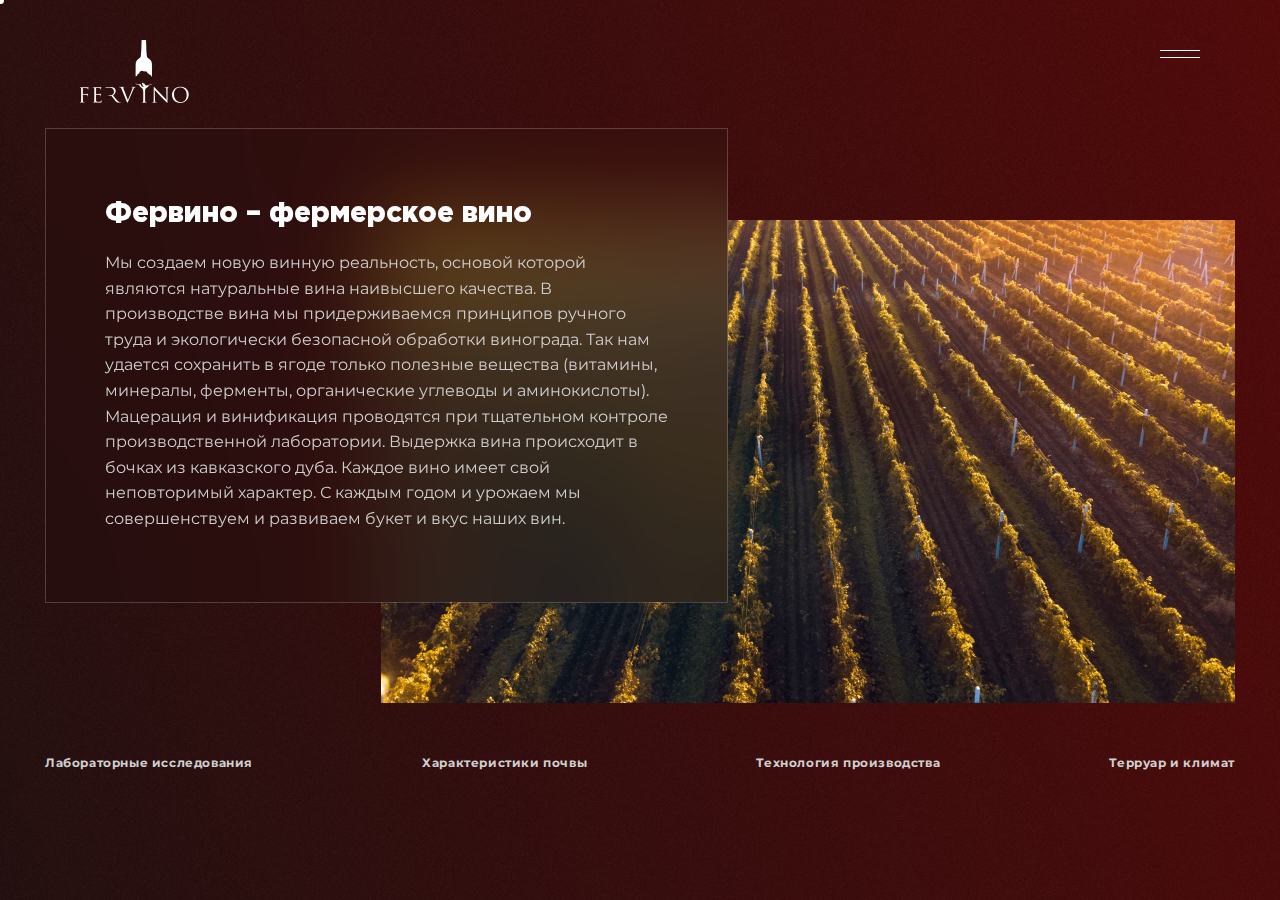
<file: about.html>
<!DOCTYPE html>
<html data-wf-page="page">
  <head>
    <meta charset="utf-8" />
    <title>Партнерам</title>
    <meta content="width=device-width, initial-scale=1" name="viewport" />
    <link href="assets/site/css/normalize.css" rel="stylesheet" type="text/css"/>
    <link href="assets/site/css/components.css" rel="stylesheet" type="text/css"/>
    <link href="assets/site/css/fervino.css" rel="stylesheet" type="text/css" />
    <link rel="preconnect" href="https://fonts.gstatic.com" />
    <link href="https://fonts.googleapis.com/css2?family=Montserrat:wght@100;200;300;400;500;600;700;800;900&display=swap" rel="stylesheet"/>
  </head>
  <body class="cursor-animation">

    <header>
      <div data-collapse="all" data-animation="over-right" data-duration="800" role="banner" data-doc-height="1" class="navbar w-nav">
        <a href="#" class="brand w-nav-brand"><img src="assets/site/images/logo-1.png" width="110" alt=""></a>
        <nav role="navigation" class="nav-menu w-nav-menu">
          <div class="nav-links-wrapper">
            <div class="div-block-3">
              <a href="[~5~]" target="_blank" class="nav-link w-nav-link">Коллекция вин</a>
              <a href="[~7~]" class="nav-link w-nav-link">О бренде</a>
              <a href="[~6~]" class="nav-link w-nav-link">Где купить?</a>
              <a href="[~4~]" target="_blank" class="nav-link w-nav-link">Партнерам</a>
              <a href="[~8~]" class="nav-link w-nav-link">Контакты</a>
              <div class="nav-border">
                <a href="#" class="nav-link lc w-nav-link">Личный кабинет</a>
              </div>
            </div>
            <a href="http://instagram.com/fervino_rus/" target="_blank" class="soc-link w-inline-block"><img src="assets/site/images/insta.svg" loading="lazy" alt=""></a>
          </div>
        </nav>
        <div class="menu-toggle w-nav-button">
          <div class="burger-block _1"></div>
          <div class="burger-block _2"></div>
        </div>
      </div>
    </header>

    <section class="section-bg-color">
      <div class="container-1140">
        <div class="brand-info-wrapper">
          <div class="brand-info">
            <h4>Фервино – фермерское вино</h4>
            <p class="brand-p">Мы создаем новую винную реальность, основой которой являются натуральные вина наивысшего качества. В производстве вина мы придерживаемся принципов ручного труда и экологически безопасной обработки винограда. Так нам удается сохранить в ягоде только полезные вещества (витамины, минералы, ферменты, органические углеводы и аминокислоты). Мацерация и винификация проводятся при тщательном контроле производственной лаборатории. Выдержка вина происходит в бочках из кавказского дуба. Каждое вино имеет свой неповторимый характер. С каждым годом и урожаем мы совершенствуем и развиваем букет и вкус наших вин.</p>
          </div><img src="assets/site/images/green-red-vineyard-rows-sunset.png" width="854" sizes="(max-width: 991px) 95vw, 854px" srcset="assets/site/images/green-red-vineyard-rows-sunset.png 500w, assets/site/images/green-red-vineyard-rows-sunset.png 800w, assets/site/images/green-red-vineyard-rows-sunset.png 1708w" alt="" class="sunset">
        </div>
        <div class="btn-links-wrapper">
          <a href="[~3~]#wine" target="_blank" class="btn-link">Лабораторные исследования</a>
          <a href="[~3~]#grapes" target="_blank" class="btn-link">Характеристики почвы</a>
          <a href="[~3~]#grapes-2" target="_blank" class="btn-link">Технология производства</a>
          <a href="[~3~]#grapes-3" target="_blank" class="btn-link">Терруар и климат</a>
        </div>
      </div>
    </section>
  

    <!-- Кастомный курсор -->
    <div class="cursor-cirlce hide">
      <div class="custom-cursor"></div>
    </div>
    <!-- /Кастомный курсор -->

    <script src="https://code.jquery.com/jquery-3.5.1.js" integrity="sha256-QWo7LDvxbWT2tbbQ97B53yJnYU3WhH/C8ycbRAkjPDc=" crossorigin="anonymous"></script>
    <script src="assets/site/js/index.js" type="text/javascript"></script>
  </body>
</html>
</file>
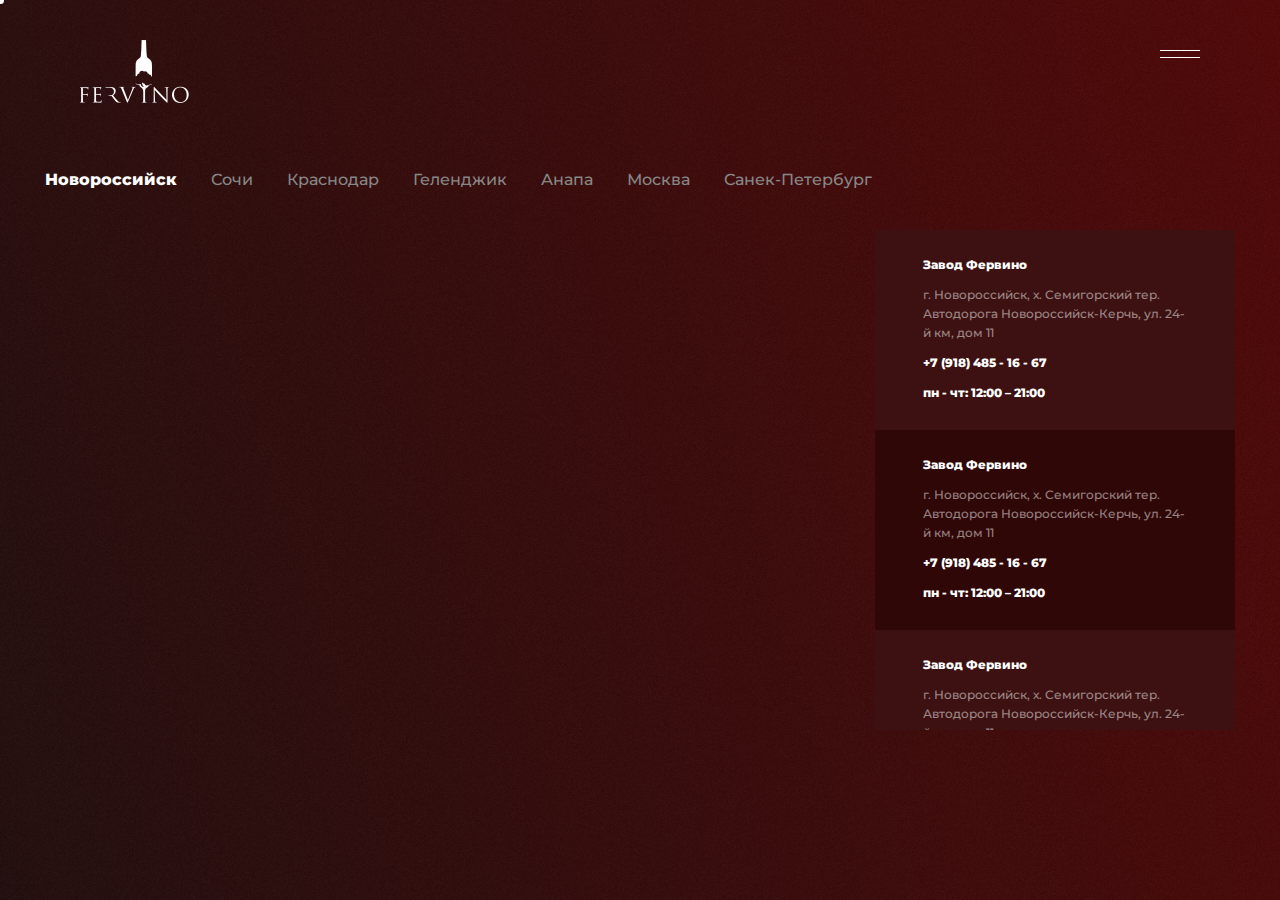
<file: gde-kupit.html>
<!DOCTYPE html>
<html data-wf-page="page">
<head>
  <meta charset="utf-8">
  <title>Где купить</title>
  <link href="assets/site/css/normalize.css" rel="stylesheet" type="text/css"/>
  <link href="assets/site/css/components.css" rel="stylesheet" type="text/css"/>
  <link href="assets/site/css/fervino.css" rel="stylesheet" type="text/css" />
  <link rel="preconnect" href="https://fonts.gstatic.com" />
  <link href="https://fonts.googleapis.com/css2?family=Montserrat:wght@100;200;300;400;500;600;700;800;900&display=swap" rel="stylesheet"/>
</head>
<body class="cursor-animation">

  <header>
    <div data-collapse="all" data-animation="over-right" data-duration="800" data-doc-height="1" data-no-scroll="1" role="banner" class="navbar w-nav">
      <a href="#" class="brand w-nav-brand"><img src="assets/site/images/logo-1.png" width="110" alt=""></a>
      <nav role="navigation" class="nav-menu w-nav-menu">
        <div class="nav-links-wrapper">
          <div class="links-wrapper">
            <a href="[~5~]" target="_blank" class="nav-link w-nav-link">Коллекция вин</a>
            <a href="[~7~]" class="nav-link w-nav-link">О бренде</a>
            <a href="[~6~]" class="nav-link w-nav-link">Где купить?</a>
            <a href="[~4~]" target="_blank" class="nav-link w-nav-link">Партнерам</a>
            <a href="[~8~]" class="nav-link w-nav-link">Контакты</a>
            <div class="nav-border">
              <a href="#" class="nav-link lc w-nav-link">Личный кабинет</a>
            </div>
          </div>
          <a href="http://instagram.com/fervino_rus/" target="_blank" class="soc-link w-inline-block"><img src="assets/site/images/insta.svg" alt=""></a>
        </div>
      </nav>
      <div class="menu-toggle w-nav-button">
        <div class="burger-block _1"></div>
        <div class="burger-block _2"></div>
      </div>
    </div>
  </header>

  <section class="section-bg-color">
    <div class="container-1140">
      <div class="city-tabs">
        <a href="gde-kupit.html" aria-current="page" class="city w--current">Новороссийск</a>
        <a href="#" class="city">Сочи</a>
        <a href="#" class="city">Краснодар</a>
        <a href="#" class="city">Геленджик</a>
        <a href="#" class="city">Анапа</a>
        <a href="#" class="city">Москва</a>
        <a href="#" class="city">Санек-Петербург</a>
      </div>
      <div class="map-wrapper">
        
        <div class="map">
          <script type="text/javascript" charset="utf-8" async src="https://api-maps.yandex.ru/services/constructor/1.0/js/?um=constructor%3A66417eadf0d3e7564c17c725db9d5534262977b95f95ccbbcd09383cf774187b&amp;width=auto&amp;height=100%&amp;lang=ru_RU&amp;scroll=true"></script>
        </div>

        <div class="adress-wrapper">
          <div class="adress">
            <div class="adress-label">Завод Фервино</div>
            <p class="adress-p">г. Новороссийск, х. Семигорский тер. Автодорога Новороссийск-Керчь, ул. 24-й км, дом 11</p>
            <div class="adress-label">+7 (918) 485 - 16 - 67</div>
            <div class="adress-label">пн - чт: 12:00 – 21:00</div>
          </div>
          <div class="adress bg-color">
            <div class="adress-label">Завод Фервино</div>
            <p class="adress-p">г. Новороссийск, х. Семигорский тер. Автодорога Новороссийск-Керчь, ул. 24-й км, дом 11</p>
            <div class="adress-label">+7 (918) 485 - 16 - 67</div>
            <div class="adress-label">пн - чт: 12:00 – 21:00</div>
          </div>
          <div class="adress">
            <div class="adress-label">Завод Фервино</div>
            <p class="adress-p">г. Новороссийск, х. Семигорский тер. Автодорога Новороссийск-Керчь, ул. 24-й км, дом 11</p>
            <div class="adress-label">+7 (918) 485 - 16 - 67</div>
            <div class="adress-label">пн - чт: 12:00 – 21:00</div>
          </div>
          <div class="adress bg-color">
            <div class="adress-label">Завод Фервино</div>
            <p class="adress-p">г. Новороссийск, х. Семигорский тер. Автодорога Новороссийск-Керчь, ул. 24-й км, дом 11</p>
            <div class="adress-label">+7 (918) 485 - 16 - 67</div>
            <div class="adress-label">пн - чт: 12:00 – 21:00</div>
          </div>
          <div class="adress">
            <div class="adress-label">Завод Фервино</div>
            <p class="adress-p">г. Новороссийск, х. Семигорский тер. Автодорога Новороссийск-Керчь, ул. 24-й км, дом 11</p>
            <div class="adress-label">+7 (918) 485 - 16 - 67</div>
            <div class="adress-label">пн - чт: 12:00 – 21:00</div>
          </div>
        </div>
      </div>
    </div>
  </section>

  <div class="cursor-cirlce hide">
    <div class="custom-cursor"></div>
  </div>

  <script src="https://code.jquery.com/jquery-3.5.1.js" integrity="sha256-QWo7LDvxbWT2tbbQ97B53yJnYU3WhH/C8ycbRAkjPDc=" crossorigin="anonymous"></script>
  <script src="assets/site/js/index.js" type="text/javascript"></script>
</body>
</html>
</file>
<file: assets/site/css/components.css>
.year-confirm-overlay {
  z-index: -1 !important;
}
.ymodal {}
.ymodal.open .year-confirm-overlay {
  z-index: 15000 !important;
}
.ymodal.open .year-confirm {
  transform: scale(1);
}
.ymodal.hidden .year-confirm {
  opacity: 0;
}
.animation-text {
  -webkit-text-stroke-color: #6C6C6C;
          text-stroke-color: #6C6C6C;
}
/* width */
.adress-wrapper::-webkit-scrollbar {
  width: 1px;
}
/* Track */
.adress-wrapper::-webkit-scrollbar-track {
  background: #fff; 
}
/* Handle */
.adress-wrapper::-webkit-scrollbar-thumb {
  background: #D60027; 
}
/* Handle on hover */
.adress-wrapper::-webkit-scrollbar-thumb:hover {
  background: #D60027; 
}
.cursor-animation {
  -ms-overflow-style: none;
  overflow: -moz-scrollbars-none;
}
.cursor-animation::-webkit-scrollbar {
  display: none;
}
.hide {
  pointer-events: none;
}
.nav-menu, .year-confirm {
	backdrop-filter: blur(100px);
  -webkit-backdrop-filter: blur(100px);
  -o-backdrop-filter: blur(100px);
}
.brand-info {
	backdrop-filter: blur(50px);
  -webkit-backdrop-filter: blur(50px);
  -moz-backdrop-filter: blur(50px);
  -o-backdrop-filter: blur(50px);
}
@-moz-document url-prefix() {
  .nav-menu {
    background-color: rgba(0, 0, 0, 0.4) !important;
  }
  .year-confirm {
    background-color: rgba(0, 0, 0, 0.4) !important;
  }
}
.wine-info {
	backdrop-filter: blur(50px);
  -webkit-backdrop-filter: blur(50px);
  -moz-backdrop-filter: blur(50px);
  -o-backdrop-filter: blur(50px);
}
.wine-card:hover .wine-link {
  background-position: 100% 50%;
}
.label {
  line-height: 18px;
}
.wine-info .table > div:not(.label) {
  line-height: 22px;
}
.wine-info {background: #F0DFBC;}
.s-kupit {
  padding-bottom: 0px;
  padding-top: 140px;
}
.adress:nth-child(2n) {
  background-color: #300707;
}
.loader-vec {
  background-image: url('../images/loader-vector.svg');
  background-position: 50% 50%;
  background-repeat: no-repeat;
  background-size: contain;
  height: 80px;
  width: 300px;
  animation: loader 2s linear infinite;
  -webkit-animation: loader 2s linear infinite;
  -moz-animation: loader 2s linear infinite;
  -o-animation: loader 2s linear infinite;
}
@keyframes loader {
  0% { opacity: 0; } 50% { opacity: 1; } 100% { opacity: 0; }
}
@-webkit-keyframes loader {
  0% { opacity: 0; } 50% { opacity: 1; } 100% { opacity: 0; }
}
@-moz-keyframes loader {
  0% { opacity: 0; } 50% { opacity: 1; } 100% { opacity: 0; }
}
@-o-keyframes loader {
  0% { opacity: 0; } 50% { opacity: 1; } 100% { opacity: 0; }
}
* {
  -webkit-box-sizing: border-box;
  -moz-box-sizing: border-box;
  box-sizing: border-box;
}
html {
  height: 100%;
}
body {
  margin: 0;
  min-height: 100%;
  background-color: #fff;
  font-family: Arial, sans-serif;
  font-size: 14px;
  line-height: 20px;
  color: #333;
}
img {
  max-width: 100%;
  vertical-align: middle;
  display: inline-block;
}
html.w-mod-touch * {
  background-attachment: scroll !important;
}
.w-block {
  display: block;
}
.w-inline-block {
  max-width: 100%;
  display: inline-block;
}
.w-hidden {
  display: none;
}
.w-button {
  display: inline-block;
  padding: 9px 15px;
  background-color: #3898EC;
  color: white;
  border: 0;
  line-height: inherit;
  text-decoration: none;
  cursor: pointer;
  border-radius: 0;
}
input.w-button {
  -webkit-appearance: button;
}
html[data-w-dynpage] [data-w-cloak] {
  color: transparent !important;
}
h1,
h2,
h3,
h4,
h5,
h6 {
  font-weight: bold;
  margin-bottom: 10px;
}
h1 {
  font-size: 38px;
  line-height: 44px;
  margin-top: 20px;
}
h2 {
  font-size: 32px;
  line-height: 36px;
  margin-top: 20px;
}
h3 {
  font-size: 24px;
  line-height: 30px;
  margin-top: 20px;
}
h4 {
  font-size: 18px;
  line-height: 24px;
  margin-top: 10px;
}
h5 {
  font-size: 14px;
  line-height: 20px;
  margin-top: 10px;
}
h6 {
  font-size: 12px;
  line-height: 18px;
  margin-top: 10px;
}
p {
  margin-top: 0;
  margin-bottom: 10px;
}
blockquote {
  margin: 0 0 10px 0;
  padding: 10px 20px;
  border-left: 5px solid #E2E2E2;
  font-size: 18px;
  line-height: 22px;
}
figure {
  margin: 0;
  margin-bottom: 10px;
}
figcaption {
  margin-top: 5px;
  text-align: center;
}
ul,
ol {
  margin-top: 0px;
  margin-bottom: 10px;
  padding-left: 40px;
}
.w-list-unstyled {
  padding-left: 0;
  list-style: none;
}
.w-embed:before,
.w-embed:after {
  content: " ";
  display: table;
  grid-column-start: 1;
  grid-row-start: 1;
  grid-column-end: 2;
  grid-row-end: 2;
}
.w-embed:after {
  clear: both;
}
.w-video {
  width: 100%;
  position: relative;
  padding: 0;
}
.w-video iframe,
.w-video object,
.w-video embed {
  position: absolute;
  top: 0;
  left: 0;
  width: 100%;
  height: 100%;
}
fieldset {
  padding: 0;
  margin: 0;
  border: 0;
}
button,
html input[type="button"],
input[type="reset"] {
  border: 0;
  cursor: pointer;
  -webkit-appearance: button;
}
.w-form {
  margin: 0 0 15px;
}
.w-form-done {
  display: none;
  padding: 20px;
  text-align: center;
  background-color: #dddddd;
}
.w-form-fail {
  display: none;
  margin-top: 10px;
  padding: 10px;
  background-color: #ffdede;
}
label {
  display: block;
  margin-bottom: 5px;
  font-weight: bold;
}
.w-input,
.w-select {
  display: block;
  width: 100%;
  height: 38px;
  padding: 8px 12px;
  margin-bottom: 10px;
  font-size: 14px;
  line-height: 1.428571429;
  color: #333333;
  vertical-align: middle;
  background-color: #ffffff;
  border: 1px solid #cccccc;
}
.w-input:-moz-placeholder,
.w-select:-moz-placeholder {
  color: #999;
}
.w-input::-moz-placeholder,
.w-select::-moz-placeholder {
  color: #999;
  opacity: 1;
}
.w-input:-ms-input-placeholder,
.w-select:-ms-input-placeholder {
  color: #999;
}
.w-input::-webkit-input-placeholder,
.w-select::-webkit-input-placeholder {
  color: #999;
}
.w-input:focus,
.w-select:focus {
  border-color: #3898EC;
  outline: 0;
}
.w-input[disabled],
.w-select[disabled],
.w-input[readonly],
.w-select[readonly],
fieldset[disabled] .w-input,
fieldset[disabled] .w-select {
  cursor: not-allowed;
  background-color: #eeeeee;
}
textarea.w-input,
textarea.w-select {
  height: auto;
}
.w-select {
  background-color: #f3f3f3;
}
.w-select[multiple] {
  height: auto;
}
.w-form-label {
  display: inline-block;
  cursor: pointer;
  font-weight: normal;
  margin-bottom: 0px;
}
.w-radio {
  display: block;
  margin-bottom: 5px;
  padding-left: 20px;
}
.w-radio:before,
.w-radio:after {
  content: " ";
  display: table;
  grid-column-start: 1;
  grid-row-start: 1;
  grid-column-end: 2;
  grid-row-end: 2;
}
.w-radio:after {
  clear: both;
}
.w-radio-input {
  margin: 4px 0 0;
  margin-top: 1px \9;
  line-height: normal;
  float: left;
  margin-left: -20px;
}
.w-radio-input {
  margin-top: 3px;
}
.w-container {
  margin-left: auto;
  margin-right: auto;
  max-width: 940px;
}
.w-container:before,
.w-container:after {
  content: " ";
  display: table;
  grid-column-start: 1;
  grid-row-start: 1;
  grid-column-end: 2;
  grid-row-end: 2;
}
.w-container:after {
  clear: both;
}
.w-container .w-row {
  margin-left: -10px;
  margin-right: -10px;
}
.w-row:before,
.w-row:after {
  content: " ";
  display: table;
  grid-column-start: 1;
  grid-row-start: 1;
  grid-column-end: 2;
  grid-row-end: 2;
}
.w-row:after {
  clear: both;
}
.w-row .w-row {
  margin-left: 0;
  margin-right: 0;
}
.w-col {
  position: relative;
  float: left;
  width: 100%;
  min-height: 1px;
  padding-left: 10px;
  padding-right: 10px;
}
.w-col .w-col {
  padding-left: 0;
  padding-right: 0;
}
.w-col-1 {
  width: 8.33333333%;
}
.w-col-2 {
  width: 16.66666667%;
}
.w-col-3 {
  width: 25%;
}
.w-col-4 {
  width: 33.33333333%;
}
.w-col-5 {
  width: 41.66666667%;
}
.w-col-6 {
  width: 50%;
}
.w-col-7 {
  width: 58.33333333%;
}
.w-col-8 {
  width: 66.66666667%;
}
.w-col-9 {
  width: 75%;
}
.w-col-10 {
  width: 83.33333333%;
}
.w-col-11 {
  width: 91.66666667%;
}
.w-col-12 {
  width: 100%;
}
.w-hidden-main {
  display: none !important;
}
@media screen and (max-width: 991px) {
  .w-container {
    max-width: 728px;
  }
  .w-hidden-main {
    display: inherit !important;
  }
  .w-hidden-medium {
    display: none !important;
  }
  .w-col-medium-1 {
    width: 8.33333333%;
  }
  .w-col-medium-2 {
    width: 16.66666667%;
  }
  .w-col-medium-3 {
    width: 25%;
  }
  .w-col-medium-4 {
    width: 33.33333333%;
  }
  .w-col-medium-5 {
    width: 41.66666667%;
  }
  .w-col-medium-6 {
    width: 50%;
  }
  .w-col-medium-7 {
    width: 58.33333333%;
  }
  .w-col-medium-8 {
    width: 66.66666667%;
  }
  .w-col-medium-9 {
    width: 75%;
  }
  .w-col-medium-10 {
    width: 83.33333333%;
  }
  .w-col-medium-11 {
    width: 91.66666667%;
  }
  .w-col-medium-12 {
    width: 100%;
  }
  .w-col-stack {
    width: 100%;
    left: auto;
    right: auto;
  }
}
@media screen and (max-width: 767px) {
  .w-hidden-main {
    display: inherit !important;
  }
  .w-hidden-medium {
    display: inherit !important;
  }
  .w-hidden-small {
    display: none !important;
  }
  .w-row,
  .w-container .w-row {
    margin-left: 0;
    margin-right: 0;
  }
  .w-col {
    width: 100%;
    left: auto;
    right: auto;
  }
  .w-col-small-1 {
    width: 8.33333333%;
  }
  .w-col-small-2 {
    width: 16.66666667%;
  }
  .w-col-small-3 {
    width: 25%;
  }
  .w-col-small-4 {
    width: 33.33333333%;
  }
  .w-col-small-5 {
    width: 41.66666667%;
  }
  .w-col-small-6 {
    width: 50%;
  }
  .w-col-small-7 {
    width: 58.33333333%;
  }
  .w-col-small-8 {
    width: 66.66666667%;
  }
  .w-col-small-9 {
    width: 75%;
  }
  .w-col-small-10 {
    width: 83.33333333%;
  }
  .w-col-small-11 {
    width: 91.66666667%;
  }
  .w-col-small-12 {
    width: 100%;
  }
}
@media screen and (max-width: 479px) {
  .w-container {
    max-width: none;
  }
  .w-hidden-main {
    display: inherit !important;
  }
  .w-hidden-medium {
    display: inherit !important;
  }
  .w-hidden-small {
    display: inherit !important;
  }
  .w-hidden-tiny {
    display: none !important;
  }
  .w-col {
    width: 100%;
  }
  .w-col-tiny-1 {
    width: 8.33333333%;
  }
  .w-col-tiny-2 {
    width: 16.66666667%;
  }
  .w-col-tiny-3 {
    width: 25%;
  }
  .w-col-tiny-4 {
    width: 33.33333333%;
  }
  .w-col-tiny-5 {
    width: 41.66666667%;
  }
  .w-col-tiny-6 {
    width: 50%;
  }
  .w-col-tiny-7 {
    width: 58.33333333%;
  }
  .w-col-tiny-8 {
    width: 66.66666667%;
  }
  .w-col-tiny-9 {
    width: 75%;
  }
  .w-col-tiny-10 {
    width: 83.33333333%;
  }
  .w-col-tiny-11 {
    width: 91.66666667%;
  }
  .w-col-tiny-12 {
    width: 100%;
  }
}
.w-background-video {
  position: relative;
  overflow: hidden;
  height: 500px;
  color: white;
}
.w-background-video > video {
  background-size: cover;
  background-position: 50% 50%;
  position: absolute;
  margin: auto;
  width: 100%;
  height: 100%;
  right: -100%;
  bottom: -100%;
  top: -100%;
  left: -100%;
  object-fit: cover;
  z-index: -100;
}
.w-background-video > video::-webkit-media-controls-start-playback-button {
  display: none !important;
  -webkit-appearance: none;
}
.w-slider {
  position: relative;
  height: 300px;
  text-align: center;
  background: #dddddd;
  clear: both;
  -webkit-tap-highlight-color: rgba(0, 0, 0, 0);
  tap-highlight-color: rgba(0, 0, 0, 0);
}
.w-slider-mask {
  position: relative;
  display: block;
  overflow: hidden;
  z-index: 1;
  left: 0;
  right: 0;
  height: 100%;
  white-space: nowrap;
}
.w-slide {
  position: relative;
  display: inline-block;
  vertical-align: top;
  width: 100%;
  height: 100%;
  white-space: normal;
  text-align: left;
}
.w-slider-nav {
  position: absolute;
  z-index: 2;
  top: auto;
  right: 0;
  bottom: 0;
  left: 0;
  margin: auto;
  padding-top: 10px;
  height: 40px;
  text-align: center;
  -webkit-tap-highlight-color: rgba(0, 0, 0, 0);
  tap-highlight-color: rgba(0, 0, 0, 0);
}
.w-slider-nav.w-round > div {
  border-radius: 100%;
}
.w-slider-nav.w-num > div {
  width: auto;
  height: auto;
  padding: 0.2em 0.5em;
  font-size: inherit;
  line-height: inherit;
}
.w-slider-nav.w-shadow > div {
  box-shadow: 0 0 3px rgba(51, 51, 51, 0.4);
}
.w-slider-nav-invert {
  color: #fff;
}
.w-slider-nav-invert > div {
  background-color: rgba(34, 34, 34, 0.4);
}
.w-slider-nav-invert > div.w-active {
  background-color: #222;
}
.w-slider-dot {
  position: relative;
  display: inline-block;
  width: 1em;
  height: 1em;
  background-color: rgba(255, 255, 255, 0.4);
  cursor: pointer;
  margin: 0 3px 0.5em;
  transition: background-color 100ms, color 100ms;
}
.w-slider-dot.w-active {
  background-color: #fff;
}
.w-slider-dot:focus {
  outline: none;
  box-shadow: 0px 0px 0px 2px #fff;
}
.w-slider-dot:focus.w-active {
  box-shadow: none;
}
.w-slider-aria-label {
  border: 0;
  clip: rect(0 0 0 0);
  height: 1px;
  margin: -1px;
  overflow: hidden;
  padding: 0;
  position: absolute;
  width: 1px;
}
.w-dropdown {
  display: inline-block;
  position: relative;
  text-align: left;
  margin-left: auto;
  margin-right: auto;
  z-index: 900;
}
.w-dropdown-btn,
.w-dropdown-toggle,
.w-dropdown-link {
  position: relative;
  vertical-align: top;
  text-decoration: none;
  color: #222222;
  padding: 20px;
  text-align: left;
  margin-left: auto;
  margin-right: auto;
  white-space: nowrap;
}
.w-dropdown-toggle {
  -webkit-user-select: none;
  -moz-user-select: none;
  -ms-user-select: none;
  user-select: none;
  display: inline-block;
  cursor: pointer;
  padding-right: 40px;
}
.w-dropdown-toggle:focus {
  outline: 0;
}
.w-icon-dropdown-toggle {
  position: absolute;
  top: 0;
  right: 0;
  bottom: 0;
  margin: auto;
  margin-right: 20px;
  width: 1em;
  height: 1em;
}
.w-dropdown-list {
  position: absolute;
  background: #dddddd;
  display: none;
  min-width: 100%;
}
.w-dropdown-list.w--open {
  display: block;
}
.w-dropdown-link {
  padding: 10px 20px;
  display: block;
  color: #222222;
}
.w-dropdown-link.w--current {
  color: #0082f3;
}
.w-dropdown-link:focus {
  outline: 0;
}
@media screen and (max-width: 767px) {
  .w-nav-brand {
    padding-left: 10px;
  }
}
.w-nav {
  position: relative;
  background: #dddddd;
  z-index: 1000;
}
.w-nav:before,
.w-nav:after {
  content: " ";
  display: table;
  grid-column-start: 1;
  grid-row-start: 1;
  grid-column-end: 2;
  grid-row-end: 2;
}
.w-nav:after {
  clear: both;
}
.w-nav-brand {
  position: relative;
  float: left;
  text-decoration: none;
  color: #333333;
}
.w-nav-link {
  position: relative;
  display: inline-block;
  vertical-align: top;
  text-decoration: none;
  color: #222222;
  padding: 20px;
  text-align: left;
  margin-left: auto;
  margin-right: auto;
}
.w-nav-link.w--current {
  color: #0082f3;
}
.w-nav-menu {
  position: relative;
  float: right;
}
[data-nav-menu-open] {
  display: block !important;
  position: absolute;
  top: 100%;
  left: 0;
  right: 0;
  background: #C8C8C8;
  text-align: center;
  overflow: visible;
  min-width: 200px;
}
.w--nav-link-open {
  display: block;
  position: relative;
}
.w-nav-overlay {
  position: absolute;
  overflow: hidden;
  display: none;
  top: 100%;
  left: 0;
  right: 0;
  width: 100%;
}
.w-nav-overlay [data-nav-menu-open] {
  top: 0;
}
.w-nav[data-animation="over-left"] .w-nav-overlay {
  width: auto;
}
.w-nav[data-animation="over-left"] .w-nav-overlay,
.w-nav[data-animation="over-left"] [data-nav-menu-open] {
  right: auto;
  z-index: 1;
  top: 0;
}
.w-nav[data-animation="over-right"] .w-nav-overlay {
  width: auto;
}
.w-nav[data-animation="over-right"] .w-nav-overlay,
.w-nav[data-animation="over-right"] [data-nav-menu-open] {
  left: auto;
  z-index: 1;
  top: 0;
}
.w-nav-button {
  position: relative;
  float: right;
  padding: 18px;
  font-size: 24px;
  display: none;
  cursor: pointer;
  -webkit-tap-highlight-color: rgba(0, 0, 0, 0);
  tap-highlight-color: rgba(0, 0, 0, 0);
  -webkit-user-select: none;
  -moz-user-select: none;
  -ms-user-select: none;
  user-select: none;
}
.w-nav-button:focus {
  outline: 0;
}
.w-nav-button.w--open {
  background-color: #C8C8C8;
  color: white;
}
.w-nav[data-collapse="all"] .w-nav-menu {
  display: none;
}
.w-nav[data-collapse="all"] .w-nav-button {
  display: block;
}
.w--nav-dropdown-open {
  display: block;
}
.w--nav-dropdown-toggle-open {
  display: block;
}
.w--nav-dropdown-list-open {
  position: static;
}
@media screen and (max-width: 991px) {
  .w-nav[data-collapse="medium"] .w-nav-menu {
    display: none;
  }
  .w-nav[data-collapse="medium"] .w-nav-button {
    display: block;
  }
}
@media screen and (max-width: 767px) {
  .w-nav[data-collapse="small"] .w-nav-menu {
    display: none;
  }
  .w-nav[data-collapse="small"] .w-nav-button {
    display: block;
  }
  .w-nav-brand {
    padding-left: 10px;
  }
}
@media screen and (max-width: 479px) {
  .w-nav[data-collapse="tiny"] .w-nav-menu {
    display: none;
  }
  .w-nav[data-collapse="tiny"] .w-nav-button {
    display: block;
  }
}
.w-tabs {
  position: relative;
}
.w-tabs:before,
.w-tabs:after {
  content: " ";
  display: table;
  grid-column-start: 1;
  grid-row-start: 1;
  grid-column-end: 2;
  grid-row-end: 2;
}
.w-tabs:after {
  clear: both;
}
.w-tab-menu {
  position: relative;
}
.w-tab-link {
  position: relative;
  display: inline-block;
  vertical-align: top;
  text-decoration: none;
  padding: 9px 30px;
  text-align: left;
  cursor: pointer;
  color: #222222;
  background-color: #dddddd;
}
.w-tab-link.w--current {
  background-color: #C8C8C8;
}
.w-tab-link:focus {
  outline: 0;
}
.w-tab-content {
  position: relative;
  display: block;
  overflow: hidden;
}
.w-tab-pane {
  position: relative;
  display: none;
}
.w--tab-active {
  display: block;
}
@media screen and (max-width: 479px) {
  .w-tab-link {
    display: block;
  }
}
.w-ix-emptyfix:after {
  content: "";
}
@keyframes spin {
  0% {
    transform: rotate(0deg);
  }
  100% {
    transform: rotate(360deg);
  }
}
</file>
<file: assets/site/css/fervino.css>
body {
  -webkit-box-orient: vertical;
  -webkit-box-direction: normal;
  -webkit-flex-direction: column;
  -ms-flex-direction: column;
  flex-direction: column;
  background-color: #000;
  font-family: Montserrat, sans-serif;
  color: #fff;
  font-size: 14px;
  line-height: 20px;
  cursor: none;
}

h1 {
  margin-top: 0px;
  margin-bottom: 30px;
  font-family: Gothampro, sans-serif;
  color: transparent;
  font-size: 130px;
  line-height: 108%;
  font-weight: 900;
}

h2 {
  margin-top: 0px;
  margin-bottom: 15px;
  font-family: Gothampro, sans-serif;
  font-size: 56px;
  line-height: 110%;
  font-weight: 900;
  text-transform: uppercase;
}

h3 {
  margin-top: 0px;
  margin-bottom: 15px;
  font-family: Gothampro, sans-serif;
  font-size: 50px;
  line-height: 110%;
  font-weight: 900;
  text-transform: uppercase;
}

h4 {
  margin-top: 0px;
  margin-bottom: 20px;
  font-family: Gothampro, sans-serif;
  font-size: 28px;
  line-height: 110%;
  font-weight: 900;
}

p {
  margin-bottom: 0px;
  color: #cfcfcf;
  font-size: 17px;
  line-height: 160%;
}

img {
  display: inline-block;
  max-width: 100%;
}

.section-main {
  position: fixed;
  left: 0%;
  top: 0%;
  right: 0%;
  bottom: 0%;
  z-index: 2;
  width: 100%;
  height: 100vh;
  background-image: url('../images/Rectangle.png'), url('../images/part-bg.png'), linear-gradient(74.83deg, #0f1009 3.05%, #0f1009 28.8%, #4e0707);
  background-position: 50% 50%, 50% 50%, 0px 0px;
  background-size: cover, cover, auto;
  background-repeat: repeat, no-repeat, repeat;
}

.navbar {
  position: fixed;
  left: 0px;
  top: 0px;
  right: 0px;
  bottom: auto;
  z-index: 10001;
  display: -webkit-box;
  display: -webkit-flex;
  display: -ms-flexbox;
  display: flex;
  padding-top: 40px;
  padding-right: 80px;
  padding-left: 80px;
  background-color: transparent;
}

.burger-block {
  width: 40px;
  height: 1px;
  margin-bottom: 6px;
  background-color: #fff;
}

.burger-block._2 {
  margin-bottom: 0px;
}

.menu-toggle {
  z-index: 1000;
  margin-left: auto;
  padding-top: 10px;
  padding-right: 0px;
  -webkit-box-orient: vertical;
  -webkit-box-direction: normal;
  -webkit-flex-direction: column;
  -ms-flex-direction: column;
  flex-direction: column;
  -webkit-box-pack: center;
  -webkit-justify-content: center;
  -ms-flex-pack: center;
  justify-content: center;
  -webkit-box-align: center;
  -webkit-align-items: center;
  -ms-flex-align: center;
  align-items: center;
  cursor: pointer;
}

.menu-toggle.w--open {
  background-color: transparent;
}

.pages-navigation {
  position: fixed;
  left: auto;
  top: 0px;
  right: 80px;
  bottom: 0px;
  z-index: 998;
  display: -webkit-box;
  display: -webkit-flex;
  display: -ms-flexbox;
  display: flex;
  width: 10px;
  margin-left: auto;
  -webkit-box-orient: vertical;
  -webkit-box-direction: normal;
  -webkit-flex-direction: column;
  -ms-flex-direction: column;
  flex-direction: column;
  -webkit-box-pack: center;
  -webkit-justify-content: center;
  -ms-flex-pack: center;
  justify-content: center;
  -webkit-box-align: center;
  -webkit-align-items: center;
  -ms-flex-align: center;
  align-items: center;
}

.line-scroll {
  width: 1px;
  height: 20vh;
  margin-bottom: 20px;
  background-color: hsla(0, 0%, 100%, 0.2);
}

.line-scroll.oval {
  width: 10px;
  height: 10px;
  margin-bottom: 15px;
  border-style: solid;
  border-width: 1px;
  border-color: hsla(0, 0%, 100%, 0.2);
  border-radius: 50%;
  background-color: transparent;
}

.line-scroll-bg {
  width: 1px;
  height: 50px;
  background-color: #fff;
}

.content-block {
  position: relative;
  z-index: 1;
  display: -webkit-box;
  display: -webkit-flex;
  display: -ms-flexbox;
  display: flex;
  width: 100%;
  height: 100vh;
  padding-right: 80px;
  padding-bottom: 28vh;
  padding-left: 80px;
  -webkit-box-orient: vertical;
  -webkit-box-direction: normal;
  -webkit-flex-direction: column;
  -ms-flex-direction: column;
  flex-direction: column;
  -webkit-box-pack: end;
  -webkit-justify-content: flex-end;
  -ms-flex-pack: end;
  justify-content: flex-end;
}

.text-content-main {
  position: relative;
  display: -webkit-box;
  display: -webkit-flex;
  display: -ms-flexbox;
  display: flex;
  -webkit-box-orient: vertical;
  -webkit-box-direction: normal;
  -webkit-flex-direction: column;
  -ms-flex-direction: column;
  flex-direction: column;
  -webkit-box-align: center;
  -webkit-align-items: center;
  -ms-flex-align: center;
  align-items: center;
  text-align: center;
}

.heading-text {
  font-family: Gothampro, sans-serif;
  font-size: 19px;
}

.scroll-wrapper {
  position: fixed;
  left: 80px;
  top: auto;
  right: auto;
  bottom: 40px;
  z-index: 998;
  display: -webkit-box;
  display: -webkit-flex;
  display: -ms-flexbox;
  display: flex;
  height: 70px;
  margin-right: auto;
  padding-left: 100px;
  -webkit-box-align: center;
  -webkit-align-items: center;
  -ms-flex-align: center;
  align-items: center;
}

.scroll-btn {
  position: absolute;
  left: 0px;
  display: none;
  width: 70px;
  height: 70px;
  margin-right: 30px;
  -webkit-box-pack: center;
  -webkit-justify-content: center;
  -ms-flex-pack: center;
  justify-content: center;
  -webkit-box-align: center;
  -webkit-align-items: center;
  -ms-flex-align: center;
  align-items: center;
  border-style: solid;
  border-width: 1px;
  border-color: hsla(0, 0%, 100%, 0.08);
  border-radius: 50%;
}

.scroll-txt {
  font-family: Gothampro, sans-serif;
  font-size: 10px;
  line-height: 95.5%;
  letter-spacing: 0.415em;
}

.animation-items {
  position: absolute;
  left: 0%;
  top: 0%;
  right: 0%;
  bottom: 0%;
  display: -webkit-box;
  display: -webkit-flex;
  display: -ms-flexbox;
  display: flex;
  overflow: hidden;
  -webkit-box-pack: center;
  -webkit-justify-content: center;
  -ms-flex-pack: center;
  justify-content: center;
  -webkit-box-align: center;
  -webkit-align-items: center;
  -ms-flex-align: center;
  align-items: center;
}

.wave {
  z-index: 7;
  background-image: url('../images/wave.svg');
  background-position: 50% 5vh;
  background-size: auto;
  background-repeat: repeat-x;
  color: transparent;
  -webkit-background-clip: text;
  background-clip: text;
  -webkit-text-fill-color: transparent;
}

.animation-text {
  z-index: 3;
  margin-bottom: 0px;
  -webkit-box-pack: center;
  -webkit-justify-content: center;
  -ms-flex-pack: center;
  justify-content: center;
  -webkit-box-align: center;
  -webkit-align-items: center;
  -ms-flex-align: center;
  align-items: center;
  color: #d60027;
  line-height: 166%;
}

.part-anim {
  position: absolute;
  width: 100%;
  height: 100%;
}

.part-anim._2 {
  top: 5%;
  width: 100%;
  height: auto;
}

.part-anim._3 {
  left: 0%;
  top: auto;
  right: 0%;
  bottom: 14%;
  width: 100%;
  height: auto;
}

.vino {
  z-index: 0;
}

.content-text {
  position: relative;
  display: -webkit-box;
  display: -webkit-flex;
  display: -ms-flexbox;
  display: flex;
  -webkit-box-orient: horizontal;
  -webkit-box-direction: normal;
  -webkit-flex-direction: row;
  -ms-flex-direction: row;
  flex-direction: row;
  -webkit-box-pack: center;
  -webkit-justify-content: center;
  -ms-flex-pack: center;
  justify-content: center;
  -webkit-box-align: center;
  -webkit-align-items: center;
  -ms-flex-align: center;
  align-items: center;
  cursor: none;
}

.custom-cursor {
  position: absolute;
  width: 65px;
  height: 65px;
  -webkit-box-pack: center;
  -webkit-justify-content: center;
  -ms-flex-pack: center;
  justify-content: center;
  -webkit-box-align: center;
  -webkit-align-items: center;
  -ms-flex-align: center;
  align-items: center;
  border: 1px solid #6b6b6b;
  border-radius: 50%;
  opacity: 0;
}

.custom-cursor.open {
  opacity: 1;
}

.cursor-cirlce {
  position: fixed;
  left: -3.5px;
  top: -3.5px;
  z-index: 15000;
  display: -webkit-box;
  display: -webkit-flex;
  display: -ms-flexbox;
  display: flex;
  width: 7px;
  height: 7px;
  -webkit-box-pack: center;
  -webkit-justify-content: center;
  -ms-flex-pack: center;
  justify-content: center;
  -webkit-box-align: center;
  -webkit-align-items: center;
  -ms-flex-align: center;
  align-items: center;
  border-radius: 50%;
  background-color: #fff;
}

.brand {
  z-index: 1000;
}

.nav-menu {
  position: fixed;
  top: 0px;
  right: 0px;
  bottom: 0px;
  width: 100%;
  max-width: 900px;
  -webkit-box-orient: vertical;
  -webkit-box-direction: normal;
  -webkit-flex-direction: column;
  -ms-flex-direction: column;
  flex-direction: column;
  -webkit-box-pack: center;
  -webkit-justify-content: center;
  -ms-flex-pack: center;
  justify-content: center;
  background-color: rgba(0, 0, 0, 0.2);
}

.nav-links-wrapper {
  position: relative;
  display: -webkit-box;
  display: -webkit-flex;
  display: -ms-flexbox;
  display: flex;
  height: 100vh;
  margin-left: auto;
  padding-right: 142px;
  padding-left: 172px;
  -webkit-box-orient: vertical;
  -webkit-box-direction: normal;
  -webkit-flex-direction: column;
  -ms-flex-direction: column;
  flex-direction: column;
  -webkit-box-pack: center;
  -webkit-justify-content: center;
  -ms-flex-pack: center;
  justify-content: center;
}

.nav-link {
  margin-right: 0px;
  margin-left: 0px;
  padding: 25px 0px;
  -webkit-transition: all 450ms ease;
  transition: all 450ms ease;
  font-family: Montserrat, sans-serif;
  color: #fff;
  font-size: 36px;
  line-height: 110%;
}

.nav-link:hover {
  padding-left: 52px;
  background-image: url('../images/nav-link-sv.svg');
  background-position: 0% 50%;
  background-size: auto;
  background-repeat: no-repeat;
  color: #ff002f;
}

.nav-link.w--current {
  color: #fff;
}

.nav-link.lc {
  font-size: 28px;
}

.soc-link {
  position: absolute;
  left: auto;
  top: auto;
  right: 142px;
  bottom: 108px;
  display: inline-block;
  color: #fff;
  font-size: 20px;
  line-height: 160%;
  font-weight: 900;
  text-decoration: none;
}

.section-info {
  position: relative;
  z-index: 2;
  margin-top: 100vh;
  background-image: url('../images/Rectangle.png'), url('../images/part-bg.png'), linear-gradient(130.21deg, #480000, #033c0f);
  background-position: 50% 50%, 50% 50%, 0px 0px;
  background-size: contain, contain, auto;
  background-repeat: repeat, repeat, repeat;
}

.info-block {
  position: absolute;
  z-index: 20;
}

.info-block._1 {
  margin-top: 20px;
  margin-bottom: 20px;
}

.sticky-wrapper {
  z-index: 10;
  display: -webkit-box;
  display: -webkit-flex;
  display: -ms-flexbox;
  display: flex;
  width: 100%;
  max-width: 720px;
  min-height: 2180px;
  margin-left: 15vw;
  padding-top: 20vh;
  -webkit-box-orient: vertical;
  -webkit-box-direction: normal;
  -webkit-flex-direction: column;
  -ms-flex-direction: column;
  flex-direction: column;
}

.sticky-wrapper.margin-top-off {
  height: 2500px;
  min-height: auto;
  padding-bottom: 0vh;
}

.button {
  position: relative;
  display: inline-block;
  overflow: hidden;
  margin-top: 30px;
  padding: 20px 30px;
  border-style: solid;
  border-width: 1px;
  border-color: hsla(0, 0%, 100%, 0.1);
  -webkit-transition: all 400ms ease;
  transition: all 400ms ease;
  color: #cfcfcf;
  font-size: 15px;
  line-height: 160%;
  font-weight: 700;
  letter-spacing: 0.05em;
  text-decoration: none;
}

.button:hover {
  background-color: #fff;
  color: #000;
}

.button.bg-red {
  background-color: #d60027;
  font-size: 12px;
}

.button.bg-red:hover {
  color: #fff;
}

.button-border {
  position: absolute;
  top: 0%;
  right: 0%;
  bottom: 0%;
  z-index: 3;
  width: 100%;
  height: 1px;
  background-image: linear-gradient(100deg, #fff, hsla(0, 0%, 100%, 0.3));
}

.button-border._1 {
  left: 0%;
}

.button-border._2 {
  left: 0%;
  right: auto;
  bottom: auto;
  width: 1px;
  height: 100%;
  background-image: -webkit-gradient(linear, left bottom, left top, from(#fff), to(hsla(0, 0%, 100%, 0.3)));
  background-image: linear-gradient(0deg, #fff, hsla(0, 0%, 100%, 0.3));
}

.button-border._3 {
  left: 0%;
  top: auto;
  right: auto;
  background-image: linear-gradient(260deg, #fff, hsla(0, 0%, 100%, 0.3));
}

.button-border._4 {
  top: auto;
  width: 1px;
  height: 100%;
}

.wine-animation-block {
  position: relative;
  display: -webkit-box;
  display: -webkit-flex;
  display: -ms-flexbox;
  display: flex;
  overflow: hidden;
  width: 50%;
  height: 2000px;
  -webkit-box-orient: vertical;
  -webkit-box-direction: normal;
  -webkit-flex-direction: column;
  -ms-flex-direction: column;
  flex-direction: column;
  -webkit-box-pack: start;
  -webkit-justify-content: flex-start;
  -ms-flex-pack: start;
  justify-content: flex-start;
  -webkit-box-align: center;
  -webkit-align-items: center;
  -ms-flex-align: center;
  align-items: center;
}

.section-items-wrapper {
  display: -webkit-box;
  display: -webkit-flex;
  display: -ms-flexbox;
  display: flex;
  -webkit-box-align: start;
  -webkit-align-items: flex-start;
  -ms-flex-align: start;
  align-items: flex-start;
}

.rostok {
  position: relative;
  z-index: -2;
  max-width: none;
}

.earth {
  position: absolute;
  left: 0%;
  top: -12%;
  right: 0%;
  z-index: 9;
  width: 100%;
}

.images-abs-wrapper {
  position: absolute;
  left: 0%;
  top: auto;
  right: 0%;
  bottom: 0%;
  display: -webkit-box;
  display: -webkit-flex;
  display: -ms-flexbox;
  display: flex;
  -webkit-box-pack: center;
  -webkit-justify-content: center;
  -ms-flex-pack: center;
  justify-content: center;
  -webkit-box-align: center;
  -webkit-align-items: center;
  -ms-flex-align: center;
  align-items: center;
}

.footer {
  position: relative;
  z-index: 10;
  display: -webkit-box;
  display: -webkit-flex;
  display: -ms-flexbox;
  display: flex;
  height: 100vh;
  -webkit-box-pack: center;
  -webkit-justify-content: center;
  -ms-flex-pack: center;
  justify-content: center;
  -webkit-box-align: center;
  -webkit-align-items: center;
  -ms-flex-align: center;
  align-items: center;
  background-image: url('../images/Rectangle.png'), url('../images/red-wine.jpg');
  background-position: 50% 50%, 50% 0%;
  background-size: contain, cover;
  background-repeat: repeat, no-repeat;
}

.footer-info-wrapper {
  width: 95%;
  max-width: 1190px;
  text-align: center;
}

.p-width-small {
  width: 95%;
  max-width: 560px;
  margin-right: auto;
  margin-left: auto;
  letter-spacing: 0.05em;
}

.grapes {
  position: absolute;
  left: 0%;
  right: 0%;
  bottom: auto;
  width: 100%;
}

.section {
  position: relative;
  z-index: 2;
  display: -webkit-box;
  display: -webkit-flex;
  display: -ms-flexbox;
  display: flex;
  background-image: url('../images/Rectangle.png'), url('../images/bg-min.jpg');
  background-position: 50% 50%, 50% 100%;
  background-size: contain, cover;
  background-repeat: repeat, no-repeat;
}

.info-block-wrapper {
  position: -webkit-sticky;
  position: sticky;
  top: 20%;
}

.wino {
  max-width: none;
}

.wino.hide {
  display: none;
}

.particle {
  position: absolute;
  left: -60%;
  top: 0%;
  right: 0%;
  bottom: 0%;
  width: 100vw;
}

.overflow-hidden {
  position: absolute;
  overflow: hidden;
  width: 100%;
  height: 100%;
}

.achim-particles {
  position: absolute;
  width: 50%;
  height: 100%;
}

.part-1 {
  position: absolute;
  left: 4%;
  top: 27%;
  bottom: auto;
}

.part-2 {
  position: absolute;
  left: 64%;
  top: 37%;
  right: 0%;
}

.part-3 {
  position: absolute;
  top: 43%;
  right: 70%;
}

.part-4 {
  position: absolute;
  left: 51%;
  right: 0%;
  bottom: 47%;
}

.part-5 {
  position: absolute;
  right: 35%;
  bottom: 31%;
}

.drops {
  width: 100%;
  height: 100%;
  -webkit-transform: rotate(11deg);
  -ms-transform: rotate(11deg);
  transform: rotate(11deg);
}

.part-6 {
  position: absolute;
  left: 10%;
  top: 0px;
  bottom: 0px;
}

.part-7 {
  position: absolute;
  left: 40%;
}

.part-8 {
  position: absolute;
  left: 20%;
  top: 20%;
}

.part-9 {
  position: absolute;
  left: 40%;
  top: 20%;
}

.part-6-1 {
  position: absolute;
  left: 53%;
  top: 3%;
}

.part-8-1 {
  position: absolute;
  left: 35%;
  top: 20%;
}

.part-9-1 {
  position: absolute;
  left: 58%;
  bottom: 44%;
}

.drops-v2 {
  position: absolute;
  left: 0%;
  top: auto;
  right: 0%;
  bottom: 0%;
  height: 30%;
}

.part-10 {
  position: absolute;
  left: 40%;
  top: 35%;
  -webkit-transform: rotate(180deg);
  -ms-transform: rotate(180deg);
  transform: rotate(180deg);
}

.part-11 {
  position: absolute;
  left: 10%;
  top: 37%;
}

.part-12 {
  position: absolute;
  left: 30%;
  top: 48%;
}

.part-13 {
  position: absolute;
  left: 19%;
  top: 60%;
  -webkit-transform: rotate(180deg);
  -ms-transform: rotate(180deg);
  transform: rotate(180deg);
}

.part-14 {
  position: absolute;
  left: 55%;
  top: 55%;
}

.part-15 {
  position: absolute;
  left: 40%;
  top: 68%;
}

.drops-rostok {
  position: absolute;
  left: 0%;
  top: 0%;
  right: 0%;
  bottom: 0%;
  display: -webkit-box;
  display: -webkit-flex;
  display: -ms-flexbox;
  display: flex;
  width: 100%;
  -webkit-box-pack: center;
  -webkit-justify-content: center;
  -ms-flex-pack: center;
  justify-content: center;
  -webkit-box-align: center;
  -webkit-align-items: center;
  -ms-flex-align: center;
  align-items: center;
}

.part-16 {
  position: absolute;
  left: 66%;
  top: 34%;
}

.part-17 {
  position: absolute;
  left: 63%;
  top: 0%;
}

.part-18 {
  position: absolute;
  left: 57%;
  top: 44%;
}

.links-wrapper {
  display: -webkit-box;
  display: -webkit-flex;
  display: -ms-flexbox;
  display: flex;
  -webkit-box-orient: vertical;
  -webkit-box-direction: normal;
  -webkit-flex-direction: column;
  -ms-flex-direction: column;
  flex-direction: column;
}

.nav-border {
  display: -webkit-box;
  display: -webkit-flex;
  display: -ms-flexbox;
  display: flex;
  margin-top: 46px;
  padding-top: 55px;
  -webkit-box-orient: vertical;
  -webkit-box-direction: normal;
  -webkit-flex-direction: column;
  -ms-flex-direction: column;
  flex-direction: column;
  border-top: 1px solid hsla(0, 0%, 100%, 0.3);
}

.canvas {
  display: -webkit-box;
  display: -webkit-flex;
  display: -ms-flexbox;
  display: flex;
  overflow: hidden;
  height: auto;
  -webkit-box-pack: center;
  -webkit-justify-content: center;
  -ms-flex-pack: center;
  justify-content: center;
}

.scroll-main-anchor {
  position: absolute;
  top: 0px;
  width: 100%;
  height: 100vh;
}

.anchor {
  position: absolute;
  width: 100%;
  height: 100vh;
}

.anchor._2 {
  left: 0%;
  top: auto;
  right: 0%;
  bottom: 0%;
}

.anchor._3 {
  top: 10%;
  height: 50%;
}

.anchor._1 {
  height: 173vh;
}

.anchor._4 {
  bottom: 0%;
  height: 40%;
}

.small {
  font-size: 16px;
}

.bg-min {
  position: absolute;
  left: 0%;
  top: auto;
  right: 0%;
  bottom: -10%;
  width: 100%;
}

.mask {
  position: absolute;
  left: 0%;
  top: 0%;
  right: 0%;
  bottom: 0%;
  overflow: hidden;
}

.container {
  display: -webkit-box;
  display: -webkit-flex;
  display: -ms-flexbox;
  display: flex;
  width: 95%;
  height: 100%;
  max-width: 1140px;
  margin-right: auto;
  margin-left: auto;
  padding-bottom: 8vh;
  -webkit-box-orient: vertical;
  -webkit-box-direction: normal;
  -webkit-flex-direction: column;
  -ms-flex-direction: column;
  flex-direction: column;
  -webkit-box-pack: end;
  -webkit-justify-content: flex-end;
  -ms-flex-pack: end;
  justify-content: flex-end;
  -webkit-box-align: center;
  -webkit-align-items: center;
  -ms-flex-align: center;
  align-items: center;
}

.tabs {
  display: -webkit-box;
  display: -webkit-flex;
  display: -ms-flexbox;
  display: flex;
  height: 100vh;
  -webkit-box-orient: vertical;
  -webkit-box-direction: normal;
  -webkit-flex-direction: column;
  -ms-flex-direction: column;
  flex-direction: column;
  -webkit-box-align: center;
  -webkit-align-items: center;
  -ms-flex-align: center;
  align-items: center;
}

.tabs-content {
  position: absolute;
  left: 0%;
  top: 0%;
  right: 0%;
  bottom: 0%;
  width: 100%;
}

.tab-link {
  padding-right: 20px;
  padding-left: 20px;
  background-color: transparent;
  color: #878787;
  font-size: 16px;
  line-height: 110%;
  font-weight: 500;
}

.tab-link.w--current {
  background-color: transparent;
  color: #fff;
  font-weight: 800;
}

.tabs-menu {
  position: absolute;
  z-index: 3;
  width: 99%;
  max-width: 1350px;
  margin-top: 140px;
}

.tab-content-1 {
  height: 100%;
  background-image: url('../images/blur-elips.svg');
  background-position: 50% 0%;
  background-size: cover;
  background-repeat: no-repeat;
}

.bottles-grid {
  display: -ms-grid;
  display: grid;
  width: 100%;
  justify-items: end;
  -webkit-box-align: center;
  -webkit-align-items: center;
  -ms-flex-align: center;
  align-items: center;
  grid-auto-columns: 1fr;
  grid-column-gap: 10em;
  grid-row-gap: 16px;
  -ms-grid-columns: 1fr 1fr 1fr;
  grid-template-columns: 1fr 1fr 1fr;
  -ms-grid-rows: auto;
  grid-template-rows: auto;
}

.bottles-grid._2 {
  -webkit-box-pack: start;
  -webkit-justify-content: flex-start;
  -ms-flex-pack: start;
  justify-content: flex-start;
}

.wine-link {
  display: inline-block;
  margin-top: 10px;
  padding-right: 55px;
  background-image: url('../images/arrow-wine.svg');
  background-position: 95% 50%;
  background-size: auto;
  background-repeat: no-repeat;
  -webkit-transition: all 300ms ease;
  transition: all 300ms ease;
  color: #fff;
  font-size: 12px;
  font-weight: 800;
  text-decoration: none;
  text-transform: uppercase;
}

.wine-link:hover {
  background-position: 100% 50%;
}

.wine-link.black {
  background-image: url('../images/arrow-wine-black.svg');
  color: #202020;
}

.info-wine {
  margin-top: 57px;
  line-height: 110%;
  font-weight: 500;
}

.info-wine.black {
  color: #202020;
}

.wine-card {
  -webkit-box-orient: vertical;
  -webkit-box-direction: normal;
  -webkit-flex-direction: column;
  -ms-flex-direction: column;
  flex-direction: column;
  -webkit-box-pack: justify;
  -webkit-justify-content: space-between;
  -ms-flex-pack: justify;
  justify-content: space-between;
  cursor: pointer;
}

.tab-content-2 {
  height: 100%;
  background-image: url('../images/bg-tab-igr.jpg');
  background-position: 50% 50%;
  background-size: cover;
  background-repeat: no-repeat;
}

.remodal {
  overflow: hidden;
}

.modal-wrapper {
  width: 100vw;
  height: 100vh;
  background-image: url('../images/bg-tab-igr.jpg');
  background-position: 50% 50%;
  background-size: cover;
  background-repeat: no-repeat;
  cursor: auto;
}

.modal-wrapper.elipse-bg {
  background-color: #000;
  background-image: url('../images/blur-elips.svg');
  background-position: 50% 0%;
}

.wine-img-wrapper {
  display: -webkit-box;
  display: -webkit-flex;
  display: -ms-flexbox;
  display: flex;
  width: 240px;
  margin-right: 150px;
  margin-bottom: 10vh;
  margin-left: auto;
  -webkit-box-orient: horizontal;
  -webkit-box-direction: normal;
  -webkit-flex-direction: row;
  -ms-flex-direction: row;
  flex-direction: row;
  -webkit-box-pack: justify;
  -webkit-justify-content: space-between;
  -ms-flex-pack: justify;
  justify-content: space-between;
  -webkit-box-align: start;
  -webkit-align-items: flex-start;
  -ms-flex-align: start;
  align-items: flex-start;
}

.wine-info {
  width: 95%;
  max-width: 990px;
  padding-top: 130px;
  padding-right: 50px;
  padding-left: 130px;
  grid-auto-columns: 1fr;
  -ms-grid-columns: 1fr 1fr;
  grid-template-columns: 1fr 1fr;
  -ms-grid-rows: auto auto;
  grid-template-rows: auto auto;
  background-color: #fff;
  color: #202020;
  line-height: 110%;
  text-align: left;
}

.wine-info.black {
  background-color: rgba(0, 0, 0, 0.2);
  color: #fff;
}

.modal-container {
  display: -webkit-box;
  display: -webkit-flex;
  display: -ms-flexbox;
  display: flex;
  overflow: hidden;
  height: 100%;
  padding-top: 20vh;
  padding-left: 80px;
}

.close {
  margin-bottom: 50px;
  padding-bottom: 10px;
  border-bottom: 1px solid #202020;
  color: #202020;
  font-size: 16px;
  line-height: 110%;
  font-weight: 800;
  text-decoration: none;
}

.close.white {
  border-bottom-color: #fff;
  color: #fff;
}

.img-mask {
  display: -webkit-box;
  display: -webkit-flex;
  display: -ms-flexbox;
  display: flex;
  height: 70vh;
  max-width: 165px;
  margin-left: auto;
  -webkit-box-pack: end;
  -webkit-justify-content: flex-end;
  -ms-flex-pack: end;
  justify-content: flex-end;
}

.label {
  font-size: 12px;
  font-weight: 800;
  text-transform: uppercase;
}

.wine-info-heading {
  margin-top: 20px;
  margin-bottom: 64px;
  font-size: 20px;
  line-height: 140%;
  font-weight: 500;
  text-transform: uppercase;
}

.rostok-bg {
  position: relative;
}

.rostor-mask {
  position: absolute;
  bottom: 24%;
  display: -webkit-box;
  display: -webkit-flex;
  display: -ms-flexbox;
  display: flex;
  width: 19%;
  margin-left: 4%;
  -webkit-box-orient: vertical;
  -webkit-box-direction: normal;
  -webkit-flex-direction: column;
  -ms-flex-direction: column;
  flex-direction: column;
  -webkit-box-align: center;
  -webkit-align-items: center;
  -ms-flex-align: center;
  align-items: center;
}

.red {
  color: #d6042a;
  font-weight: 800;
}

.table {
  display: -ms-grid;
  display: grid;
  width: 98%;
  max-width: 500px;
  grid-auto-columns: 1fr;
  grid-column-gap: 0px;
  grid-row-gap: 20px;
  -ms-grid-columns: 0.55fr 1fr;
  grid-template-columns: 0.55fr 1fr;
  -ms-grid-rows: auto;
  grid-template-rows: auto;
}

.bottle {
  height: 100%;
  max-width: none;
}

.contact-section {
  display: -webkit-box;
  display: -webkit-flex;
  display: -ms-flexbox;
  display: flex;
  min-height: 100vh;
  padding-top: 130px;
  -webkit-box-pack: center;
  -webkit-justify-content: center;
  -ms-flex-pack: center;
  justify-content: center;
  -webkit-box-align: center;
  -webkit-align-items: center;
  -ms-flex-align: center;
  align-items: center;
  background-image: url('../images/partner-bg.jpg');
  background-position: 50% 50%;
  background-size: cover;
  background-repeat: no-repeat;
}

.container-1140 {
  width: 95%;
  max-width: 1190px;
  margin-right: auto;
  margin-left: auto;
}

.inputs-wrapper {
  display: -webkit-box;
  display: -webkit-flex;
  display: -ms-flexbox;
  display: flex;
  margin-bottom: 40px;
  -webkit-box-pack: justify;
  -webkit-justify-content: space-between;
  -ms-flex-pack: justify;
  justify-content: space-between;
}

.input-wrapper {
  width: 47%;
}

.input-label {
  font-size: 12px;
  line-height: 110%;
  font-weight: 800;
  text-transform: uppercase;
}

.input {
  margin-top: 10px;
  margin-bottom: 0px;
  border-style: none none solid;
  border-width: 1px;
  border-color: #000 #000 hsla(0, 0%, 100%, 0.5);
  background-color: transparent;
  -webkit-transition: all 350ms ease;
  transition: all 350ms ease;
  color: #fff;
}

.input:focus {
  border-bottom-color: #fff;
}

.input.area {
  max-height: 100px;
  min-height: 70px;
  min-width: 100%;
}

.white-btn {
  margin-right: 30px;
  padding: 20px 90px;
  background-color: #fff;
  color: #000;
  font-size: 12px;
  line-height: 160%;
  font-weight: 700;
  letter-spacing: 0.05em;
}

.btn-wrapper {
  display: -webkit-box;
  display: -webkit-flex;
  display: -ms-flexbox;
  display: flex;
  margin-top: 50px;
  -webkit-box-align: center;
  -webkit-align-items: center;
  -ms-flex-align: center;
  align-items: center;
}

.form-wrapper {
  display: -webkit-box;
  display: -webkit-flex;
  display: -ms-flexbox;
  display: flex;
  -webkit-box-align: start;
  -webkit-align-items: flex-start;
  -ms-flex-align: start;
  align-items: flex-start;
}

.label-contact {
  margin-bottom: 10px;
  opacity: 0.5;
  text-transform: uppercase;
}

.contact {
  line-height: 20px;
  font-weight: 800;
  text-transform: uppercase;
}

.contact-wrapper {
  margin-top: 24px;
  margin-bottom: 57px;
  font-size: 12px;
  line-height: 110%;
}

.form-block {
  width: 100%;
  margin-right: 50px;
}

.heading-p {
  width: 95%;
  max-width: 750px;
  margin-bottom: 70px;
  font-size: 16px;
  line-height: 27px;
  letter-spacing: 0.05em;
}

.submit-txt {
  opacity: 0.5;
  font-size: 12px;
  line-height: 22px;
  font-weight: 500;
  letter-spacing: 0.05em;
}

.rostok-top {
  margin-bottom: -1%;
  margin-left: 33%;
  -webkit-transform-origin: 100% 100%;
  -ms-transform-origin: 100% 100%;
  transform-origin: 100% 100%;
}

.part-19 {
  position: absolute;
  left: 28%;
  top: 10%;
}

.part-20 {
  position: absolute;
  top: 10%;
}

.part-21 {
  position: absolute;
  top: 27%;
}

.part-22 {
  position: absolute;
  top: 50%;
}

.part-23 {
  position: absolute;
  left: 50%;
  top: 10%;
}

.part-24 {
  position: absolute;
  left: 60%;
  top: 26%;
}

.part-25 {
  position: absolute;
  left: 20%;
  top: 30%;
}

.part-26 {
  position: absolute;
  top: 4%;
}

.part-27 {
  position: absolute;
  top: 40%;
}

.part-28 {
  position: absolute;
  left: 26%;
  top: 40%;
}

.part-29 {
  position: absolute;
  left: 50%;
  top: 30%;
}

.section-bg-color {
  display: -webkit-box;
  display: -webkit-flex;
  display: -ms-flexbox;
  display: flex;
  min-height: 100vh;
  padding-top: 100px;
  padding-bottom: 100px;
  -webkit-box-pack: center;
  -webkit-justify-content: center;
  -ms-flex-pack: center;
  justify-content: center;
  -webkit-box-align: center;
  -webkit-align-items: center;
  -ms-flex-align: center;
  align-items: center;
  background-image: url('../images/Rectangle.png'), linear-gradient(72.59deg, #210d0d, #4e0707);
  background-position: 50% 50%, 0px 0px;
  background-size: contain, auto;
  background-repeat: repeat, repeat;
}

.city {
  margin-right: 30px;
  color: #878787;
  font-size: 16px;
  line-height: 110%;
  font-weight: 500;
  text-decoration: none;
}

.city.w--current {
  color: #fff;
  font-weight: 800;
}

.city-tabs {
  margin-bottom: 40px;
}

.map {
  width: 100%;
}

.adress-wrapper {
  overflow: auto;
  width: 100%;
  max-width: 360px;
}

.map-wrapper {
  display: -webkit-box;
  display: -webkit-flex;
  display: -ms-flexbox;
  display: flex;
  height: 500px;
  -webkit-box-pack: justify;
  -webkit-justify-content: space-between;
  -ms-flex-pack: justify;
  justify-content: space-between;
}

.adress {
  height: 200px;
  padding: 25px 49px 25px 48px;
  background-color: #3d1111;
}

.adress.bg-color {
  background-color: #300707;
}

.adress-label {
  margin-bottom: 10px;
  font-size: 12px;
  font-weight: 800;
}

.adress-p {
  margin-bottom: 10px;
  color: hsla(0, 0%, 100%, 0.5);
  font-size: 12px;
  font-weight: 500;
}

.btn-links-wrapper {
  display: -webkit-box;
  display: -webkit-flex;
  display: -ms-flexbox;
  display: flex;
  margin-top: 50px;
  -webkit-box-orient: horizontal;
  -webkit-box-direction: normal;
  -webkit-flex-direction: row;
  -ms-flex-direction: row;
  flex-direction: row;
  -webkit-box-pack: justify;
  -webkit-justify-content: space-between;
  -ms-flex-pack: justify;
  justify-content: space-between;
  -webkit-box-align: center;
  -webkit-align-items: center;
  -ms-flex-align: center;
  align-items: center;
}

.year-confirm-overlay {
  position: fixed;
  left: 0%;
  top: 0%;
  right: 0%;
  bottom: 0%;
  z-index: -1;
  display: -webkit-box;
  display: -webkit-flex;
  display: -ms-flexbox;
  display: flex;
  width: 100%;
  -webkit-box-pack: center;
  -webkit-justify-content: center;
  -ms-flex-pack: center;
  justify-content: center;
  -webkit-box-align: center;
  -webkit-align-items: center;
  -ms-flex-align: center;
  align-items: center;
}

.year-confirm {
  display: -webkit-box;
  display: -webkit-flex;
  display: -ms-flexbox;
  display: flex;
  width: 95%;
  max-width: 800px;
  padding: 96px 100px;
  -webkit-box-orient: vertical;
  -webkit-box-direction: normal;
  -webkit-flex-direction: column;
  -ms-flex-direction: column;
  flex-direction: column;
  -webkit-box-pack: center;
  -webkit-justify-content: center;
  -ms-flex-pack: center;
  justify-content: center;
  -webkit-box-align: center;
  -webkit-align-items: center;
  -ms-flex-align: center;
  align-items: center;
  background-color: rgba(0, 0, 0, 0.2);
  -webkit-transform: scale(0);
  -ms-transform: scale(0);
  transform: scale(0);
  -webkit-transition: all 350ms linear;
  transition: all 350ms linear;
  text-align: center;
  cursor: pointer;
}

.year-p {
  margin-top: 40px;
  margin-bottom: 60px;
}

.btn-link {
  -webkit-transition: all 350ms ease;
  transition: all 350ms ease;
  color: #cfcfcf;
  font-size: 12px;
  line-height: 160%;
  font-weight: 700;
  letter-spacing: 0.05em;
  text-decoration: none;
}

.btn-link:hover {
  color: #fff;
}

.brand-info {
  position: relative;
  z-index: 1;
  display: inline-block;
  width: 100%;
  max-width: 683px;
  margin-bottom: 100px;
  padding: 70px 59px;
  border-style: solid;
  border-width: 1px;
  border-color: hsla(0, 0%, 100%, 0.2);
  background-color: rgba(32, 10, 10, 0.2);
}

.sunset {
  position: absolute;
  left: auto;
  top: auto;
  right: 0%;
  bottom: 0%;
}

.brand-info-wrapper {
  position: relative;
}

.brand-p {
  font-size: 16px;
}

.part-30 {
  position: absolute;
  left: 24%;
}

.part-31 {
  position: absolute;
  left: 10%;
  top: 19%;
}

.part-32 {
  position: absolute;
  left: 60%;
  top: 16%;
}

.part-33 {
  position: absolute;
  left: 54%;
}

.part-34 {
  position: absolute;
  left: 16%;
  top: 10%;
}

.preloader {
  position: fixed;
  left: 0%;
  top: 0%;
  right: 0%;
  bottom: 0%;
  z-index: -1;
  display: -webkit-box;
  display: -webkit-flex;
  display: -ms-flexbox;
  display: flex;
  height: 100vh;
  -webkit-box-orient: vertical;
  -webkit-box-direction: normal;
  -webkit-flex-direction: column;
  -ms-flex-direction: column;
  flex-direction: column;
  -webkit-box-pack: center;
  -webkit-justify-content: center;
  -ms-flex-pack: center;
  justify-content: center;
  -webkit-box-align: center;
  -webkit-align-items: center;
  -ms-flex-align: center;
  align-items: center;
  background-image: linear-gradient(74.83deg, #0f1009 3.05%, #0f1009 28.8%, #4e0707);
  opacity: 0;
  -webkit-transition: opacity 350ms ease;
  transition: opacity 350ms ease;
}

.preloader.open {
  z-index: 20000;
  opacity: 1;
}

.loader-txt {
  color: #cfcfcf;
  font-size: 12px;
  line-height: 160%;
  font-weight: 700;
  letter-spacing: 0.05em;
}

.loader-content {
  display: -webkit-box;
  display: -webkit-flex;
  display: -ms-flexbox;
  display: flex;
  margin-bottom: 95px;
  -webkit-box-orient: vertical;
  -webkit-box-direction: normal;
  -webkit-flex-direction: column;
  -ms-flex-direction: column;
  flex-direction: column;
  -webkit-box-pack: center;
  -webkit-justify-content: center;
  -ms-flex-pack: center;
  justify-content: center;
  -webkit-box-align: center;
  -webkit-align-items: center;
  -ms-flex-align: center;
  align-items: center;
}

.loader-vec {
  margin-top: 95px;
}

@media screen and (min-width: 1920px) {
  .sticky-wrapper.margin-top-off {
    height: 300vh;
  }

  .earth {
    top: -9%;
  }

  .footer {
    background-size: cover;
  }

  .bg-min {
    bottom: -25%;
  }

  .rostok-top {
    margin-left: 32%;
  }
}

@media screen and (max-width: 991px) {
  .navbar {
    padding-top: 30px;
    padding-right: 20px;
    padding-left: 20px;
  }

  .pages-navigation {
    right: 20px;
  }

  .animation-text {
    margin-bottom: 20px;
    font-size: 12vw;
    line-height: 100%;
  }

  .part-anim {
    height: auto;
  }

  .cursor-cirlce.hide {
    display: none;
  }

  .sticky-wrapper {
    margin-left: 90px;
  }

  .wine-animation-block {
    width: 100%;
  }

  .earth {
    top: -6%;
  }

  .bg-min {
    -webkit-transform: scale(3.5);
    -ms-transform: scale(3.5);
    transform: scale(3.5);
  }

  .rostor-mask {
    bottom: 20%;
  }

  .city {
    display: inline-block;
    margin-bottom: 20px;
  }
}

@media screen and (max-width: 767px) {
  h2 {
    font-size: 46px;
  }

  p {
    font-size: 16px;
  }

  .scroll-wrapper {
    left: 20px;
    display: none;
  }

  .animation-text {
    font-size: 15vw;
  }

  .nav-menu {
    left: 0px;
    z-index: 1001;
    max-width: none;
  }

  .nav-links-wrapper {
    padding-right: 30px;
    padding-left: 30px;
  }

  .nav-link {
    padding-top: 15px;
    padding-bottom: 15px;
  }

  .soc-link {
    right: 30px;
    bottom: 30px;
  }

  .sticky-wrapper {
    width: 100%;
    max-width: none;
    margin-right: 30px;
    margin-left: 30px;
  }

  .sticky-wrapper.margin-top-off {
    height: 210vh;
  }

  .wine-animation-block {
    position: absolute;
    left: 0%;
    top: 0%;
    right: 0%;
    bottom: 0%;
  }

  .footer {
    background-size: 1190px;
  }

  .info-block-wrapper {
    top: 20%;
  }

  .nav-border {
    margin-top: 30px;
    padding-top: 30px;
  }

  .bg-min {
    -webkit-transform: scale(4.3);
    -ms-transform: scale(4.3);
    transform: scale(4.3);
  }

  .container {
    padding-bottom: 50px;
  }

  .tabs {
    height: auto;
  }

  .tabs-content {
    position: relative;
  }

  .tab-content-1 {
    padding-top: 190px;
  }

  .bottles-grid {
    justify-items: start;
    grid-row-gap: 50px;
    -ms-grid-columns: 1fr;
    grid-template-columns: 1fr;
  }

  .info-wine {
    margin-left: 50px;
  }

  .wine-card {
    display: -webkit-box;
    display: -webkit-flex;
    display: -ms-flexbox;
    display: flex;
    -webkit-box-orient: horizontal;
    -webkit-box-direction: normal;
    -webkit-flex-direction: row;
    -ms-flex-direction: row;
    flex-direction: row;
    -webkit-box-pack: start;
    -webkit-justify-content: flex-start;
    -ms-flex-pack: start;
    justify-content: flex-start;
    -webkit-box-align: end;
    -webkit-align-items: flex-end;
    -ms-flex-align: end;
    align-items: flex-end;
  }

  .tab-content-2 {
    padding-top: 190px;
  }

  .wine-img-wrapper {
    margin-right: 0px;
    margin-bottom: 2vh;
    padding-right: 50px;
    -webkit-box-pack: end;
    -webkit-justify-content: flex-end;
    -ms-flex-pack: end;
    justify-content: flex-end;
    -webkit-box-align: end;
    -webkit-align-items: flex-end;
    -ms-flex-align: end;
    align-items: flex-end;
  }

  .wine-info {
    padding-top: 50px;
    padding-bottom: 50px;
    padding-left: 50px;
  }

  .modal-container {
    padding-top: 15vh;
    -webkit-box-orient: vertical;
    -webkit-box-direction: normal;
    -webkit-flex-direction: column;
    -ms-flex-direction: column;
    flex-direction: column;
  }

  .img-mask {
    display: none;
  }

  .rostor-mask {
    width: 40%;
  }

  .table {
    grid-column-gap: 20px;
  }

  .white-btn {
    margin-bottom: 30px;
  }

  .btn-wrapper {
    -webkit-box-orient: vertical;
    -webkit-box-direction: normal;
    -webkit-flex-direction: column;
    -ms-flex-direction: column;
    flex-direction: column;
    -webkit-box-align: start;
    -webkit-align-items: flex-start;
    -ms-flex-align: start;
    align-items: flex-start;
  }

  .form-wrapper {
    -webkit-box-orient: vertical;
    -webkit-box-direction: normal;
    -webkit-flex-direction: column;
    -ms-flex-direction: column;
    flex-direction: column;
  }

  .form-block {
    margin-right: 0px;
    margin-bottom: 50px;
  }

  .heading-p {
    width: 100%;
  }

  .rostok-bot {
    width: 3.5%;
  }

  .map {
    height: 600px;
  }

  .adress-wrapper {
    height: 500px;
    max-width: none;
  }

  .map-wrapper {
    height: auto;
    -webkit-box-orient: vertical;
    -webkit-box-direction: normal;
    -webkit-flex-direction: column;
    -ms-flex-direction: column;
    flex-direction: column;
  }

  .btn-links-wrapper {
    -webkit-flex-wrap: wrap;
    -ms-flex-wrap: wrap;
    flex-wrap: wrap;
  }

  .btn-link {
    margin-bottom: 10px;
  }

  .brand-p {
    font-size: 2.8vw;
  }
}

@media screen and (max-width: 479px) {
  h2 {
    font-size: 8vw;
  }

  p {
    font-size: 3.3vw;
  }

  .navbar {
    padding-top: 20px;
    padding-right: 10px;
    padding-left: 10px;
  }

  .pages-navigation {
    right: 10px;
  }

  .sticky-wrapper.margin-top-off {
    height: 150vh;
  }

  .earth {
    top: -7%;
  }

  .bg-min {
    width: auto;
    -webkit-transform: scale(5);
    -ms-transform: scale(5);
    transform: scale(5);
  }

  .tabs-menu {
    margin-top: 100px;
    margin-bottom: 50px;
  }

  .info-wine {
    margin-left: 0px;
  }

  .wine-card {
    -webkit-box-orient: vertical;
    -webkit-box-direction: normal;
    -webkit-flex-direction: column;
    -ms-flex-direction: column;
    flex-direction: column;
    -webkit-box-align: start;
    -webkit-align-items: flex-start;
    -ms-flex-align: start;
    align-items: flex-start;
  }

  .wine-img-wrapper {
    margin-bottom: 0vh;
  }

  .wine-info {
    margin-right: auto;
    margin-left: auto;
    padding-right: 20px;
    padding-left: 20px;
  }

  .modal-container {
    padding-left: 0px;
  }

  .rostor-mask {
    margin-bottom: 0vh;
    background-size: 1200px;
  }

  .inputs-wrapper {
    margin-bottom: 0px;
    -webkit-box-orient: vertical;
    -webkit-box-direction: normal;
    -webkit-flex-direction: column;
    -ms-flex-direction: column;
    flex-direction: column;
  }

  .input-wrapper {
    width: 100%;
    margin-bottom: 25px;
  }

  .brand-info {
    padding-right: 20px;
    padding-left: 20px;
  }

  .brand-p {
    font-size: 3.5vw;
  }
}

@font-face {
  font-family: 'Gothampro';
  src: url('../fonts/GothamPro.ttf') format('truetype');
  font-weight: 400;
  font-style: normal;
  font-display: swap;
}
@font-face {
  font-family: 'Gothampro';
  src: url('../fonts/GothamPro-Black.ttf') format('truetype');
  font-weight: 900;
  font-style: normal;
  font-display: swap;
}
</file>
